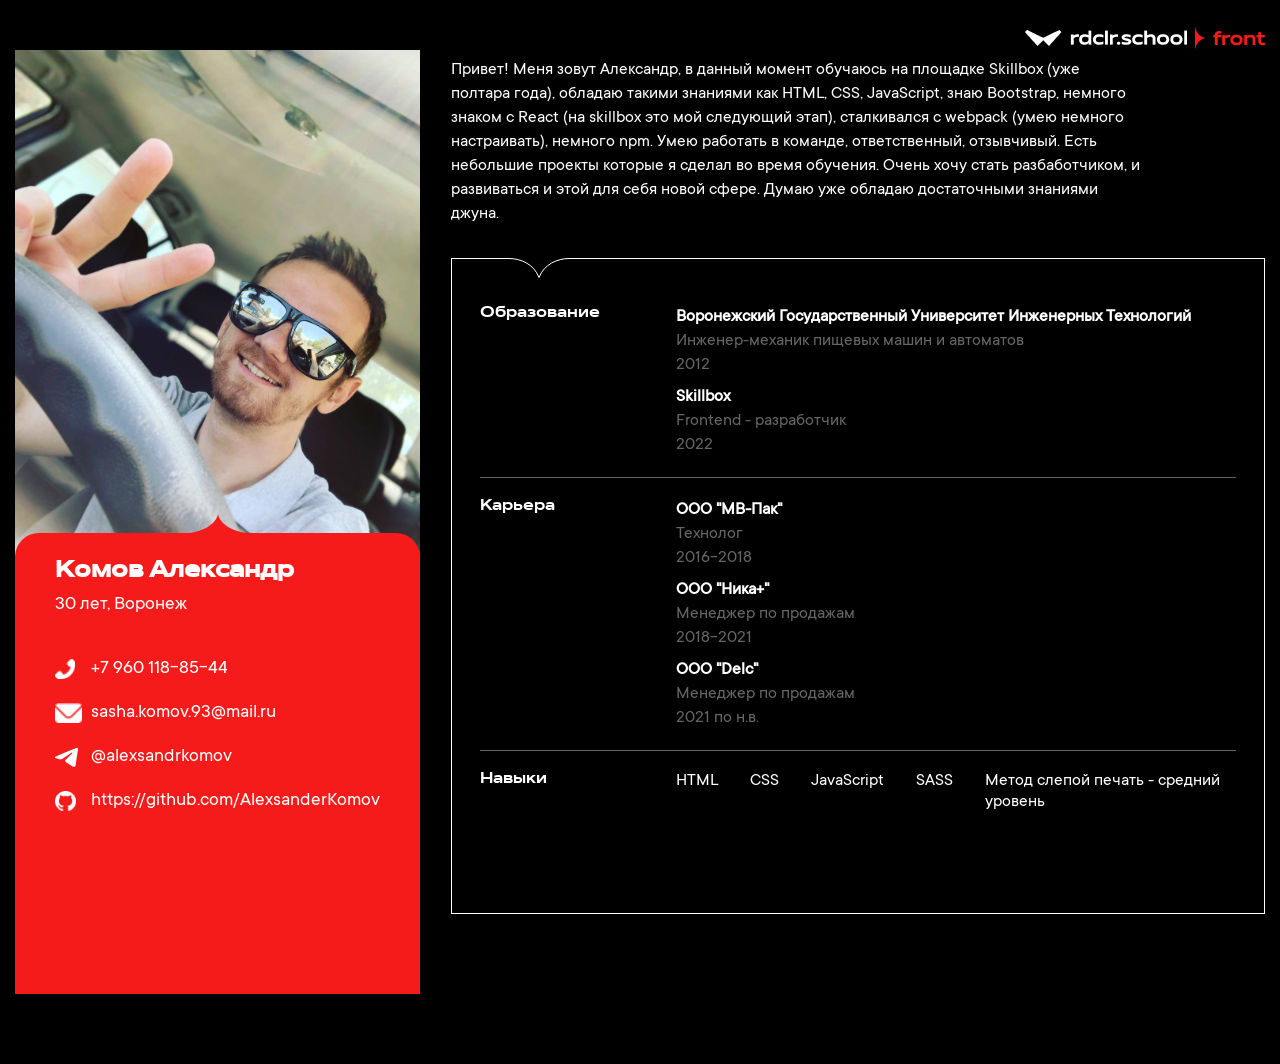
<file: Summary/index.html>
<!DOCTYPE html>
<html lang="en">
  <head>
    <meta charset="UTF-8" />
    <meta http-equiv="X-UA-Compatible" content="IE=edge" />
    <meta name="viewport" content="width=device-width, initial-scale=1.0" />
    <title>Summary</title>
    <link rel="stylesheet" href="./src/css/main.css" />
  </head>
  <body>
    <header class="header">
      <div class="header__container container">
        <img
          class="header__logo"
          src="./src/assets/images/logo.png"
          alt="logo"
        />
      </div>
    </header>
    <main class="main">
      <section class="about container">
        <div class="about__me">
          <div class="about__photo">
            <img
              class="about__img"
              src="./src/assets/images/me.jpg"
              alt="Photo me"
            />
          </div>
          <div class="about__info">
            <h2 class="about__name p-reset">Комов Александр</h2>
            <p class="about__from p-reset">30 лет, Воронеж</p>
            <ul class="about__contacts contacts list-reset">
              <li class="contacts__item">
                <a
                  class="contacts__name contacts__name-phone"
                  href="tel:+79601188544"
                  >+7 960 118-85-44</a
                >
              </li>
              <li class="contacts__item">
                <a
                  class="contacts__name contacts__name-mail"
                  href="mailto:sasha.komov.93@mail.ru"
                  >sasha.komov.93@mail.ru</a
                >
              </li>
              <li class="contacts__item">
                <a
                  class="contacts__name contacts__name-tg"
                  href="https://t.me/alexsandrkomov"
                  target="_blank"
                  >@alexsandrkomov</a
                >
              </li>
              <li class="contacts__item">
                <a
                  class="contacts__name contacts__name-gh"
                  href="https://github.com/AlexsanderKomov"
                  target="_blank"
                  >https://github.com/AlexsanderKomov</a
                >
              </li>
            </ul>
          </div>
        </div>
        <div class="about__skill">
          <p class="p-reset about__descr">
            Привет! Меня зовут Александр, в данный момент обучаюсь на площадке
            Skillbox (уже полтара года), обладаю такими знаниями как HTML, CSS,
            JavaScript, знаю Bootstrap, немного знаком с React (на skillbox это
            мой следующий этап), сталкивался с webpack (умею немного
            настраивать), немного npm. Умею работать в команде, ответственный,
            отзывчивый. Есть небольшие проекты которые я сделал во время
            обучения. Очень хочу стать разбаботчиком, и развиваться и этой для
            себя новой сфере. Думаю уже обладаю достаточными знаниями джуна.
          </p>
          <div class="about__education education">
            <ul class="education__list list-reset">
              <li class="education__item">
                <div class="education__name">Образование</div>
                <div class="education__descr">
                  <ul class="education--more__list list-reset">
                    <li class="education--more__item">
                      <h3 class="education--more__title p-reset">
                        Воронежский Государственный Университет Инженерных
                        Технологий
                      </h3>
                      <span class="education--more__descr">
                        Инженер-механик пищевых машин и автоматов
                      </span>
                      <span class="education--more__yers"> 2012 </span>
                    </li>

                    <li class="education--more__item">
                      <h3 class="education--more__title p-reset">Skillbox</h3>
                      <span class="education--more__descr">
                        Frontend - разработчик
                      </span>
                      <span class="education--more__yers"> 2022 </span>
                    </li>
                  </ul>
                </div>
              </li>
              <li class="education__item">
                <div class="education__name">Карьера</div>
                <div class="education__descr">
                  <ul class="education--more__list list-reset">
                    <li class="education--more__item">
                      <h3 class="education--more__title p-reset">
                        ООО "МВ-Пак"
                      </h3>
                      <span class="education--more__descr"> Технолог </span>
                      <span class="education--more__yers"> 2016-2018 </span>
                    </li>

                    <li class="education--more__item">
                      <h3 class="education--more__title p-reset">
                        ООО "Ника+"
                      </h3>
                      <span class="education--more__descr">
                        Менеджер по продажам
                      </span>
                      <span class="education--more__yers"> 2018-2021 </span>
                    </li>
                    <li class="education--more__item">
                      <h3 class="education--more__title p-reset">ООО "Delc"</h3>
                      <span class="education--more__descr">
                        Менеджер по продажам
                      </span>
                      <span class="education--more__yers"> 2021 по н.в. </span>
                    </li>
                  </ul>
                </div>
              </li>
              <li class="education__item">
                <div class="education__name">Навыки</div>
                <div class="education__descr">
                  <ul
                    class="education--more__list list-reset education--more__list--skill"
                  >
                    <li class="education--more__item--skill">HTML</li>
                    <li class="education--more__item--skill">CSS</li>
                    <li class="education--more__item--skill">JavaScript</li>
                    <li class="education--more__item--skill">SASS</li>
                    <li class="education--more__item--skill">
                      Метод слепой печать - средний уровень
                    </li>
                  </ul>
                </div>
              </li>
            </ul>
          </div>
        </div>
      </section>
    </main>
  </body>
</html>
</file>
<file: Summary/src/css/main.css>
@import "normalaiz.css";
@import "./components/_settings.css";
@import "./components/_header.css";
@import "./components/_about.css";
@import "./components/_media.css";
</file>
